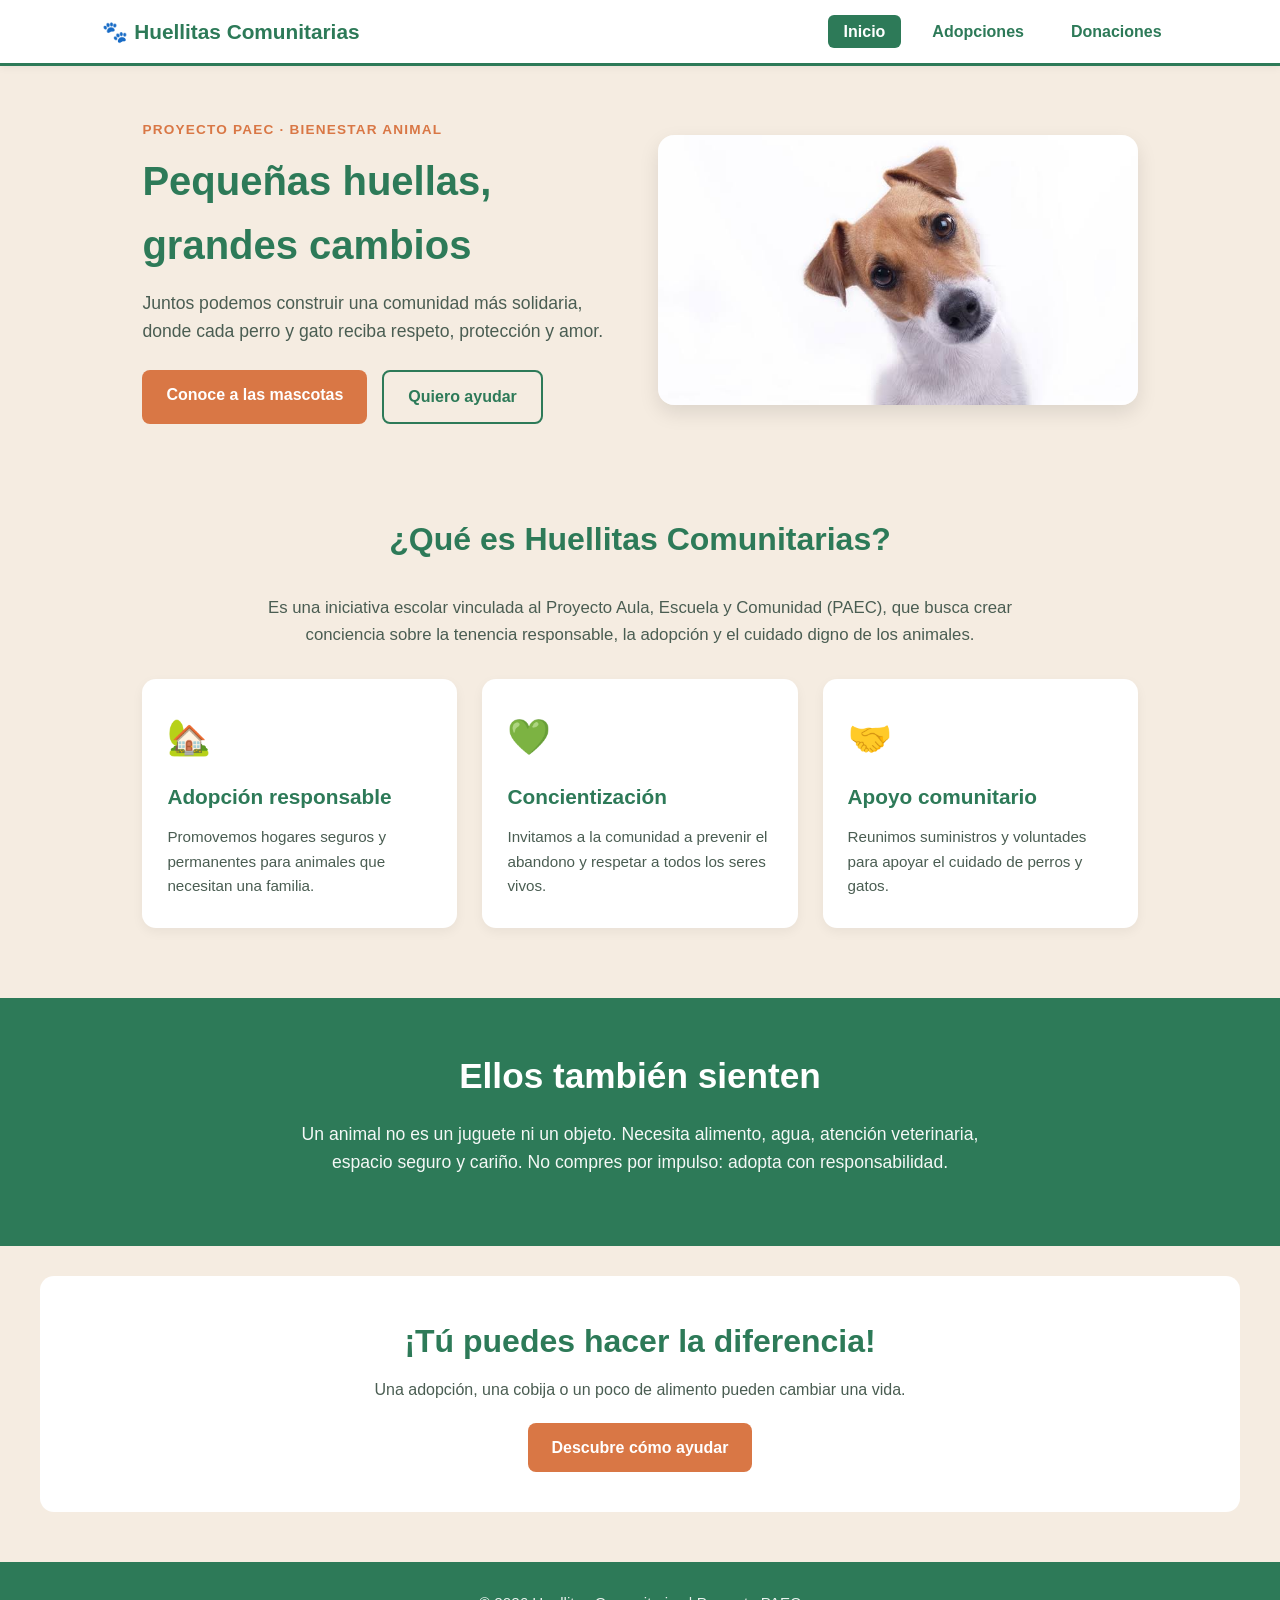
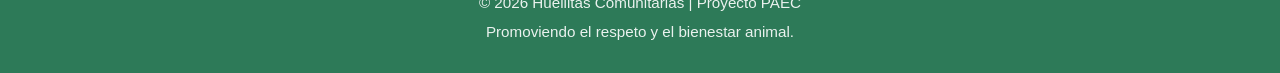
<file: index.html>
<!DOCTYPE html>
<html lang="es">
<head>
    <meta charset="UTF-8">
    <meta name="viewport" content="width=device-width, initial-scale=1.0">
    <meta name="description" content="Proyecto PAEC Huellitas Comunitarias para promover el bienestar animal.">
    <title>Huellitas Comunitarias | Inicio</title>
    <link rel="stylesheet" href="estilo.css">
</head>
<body>

    <!-- Encabezado y menú de navegación -->
    <header class="encabezado">
        <a class="logo" href="index.html">🐾 Huellitas Comunitarias</a>
        <nav aria-label="Navegación principal">
            <ul class="menu">
                <li><a class="activo" href="index.html">Inicio</a></li>
                <li><a href="adopciones.html">Adopciones</a></li>
                <li><a href="donaciones.html">Donaciones</a></li>
            </ul>
        </nav>
    </header>

    <!-- Contenido principal -->
    <main>
        <section class="hero">
            <div class="hero-contenido">
                <span class="etiqueta">PROYECTO PAEC · BIENESTAR ANIMAL</span>
                <h1>Pequeñas huellas, grandes cambios</h1>
                <p>
                    Juntos podemos construir una comunidad más solidaria,
                    donde cada perro y gato reciba respeto, protección y amor.
                </p>
                <div class="botones">
                    <a class="boton" href="adopciones.html">Conoce a las mascotas</a>
                    <a class="boton boton-secundario" href="donaciones.html">Quiero ayudar</a>
                </div>
            </div>
            <img src="img/perro 1.jpg" alt="Perrito rescatado que busca una familia" class="hero-imagen">
        </section>

        <!-- Presentación del proyecto -->
        <section class="seccion">
            <h2>¿Qué es Huellitas Comunitarias?</h2>
            <p class="texto-centro">
                Es una iniciativa escolar vinculada al Proyecto Aula,
                Escuela y Comunidad (PAEC), que busca crear conciencia
                sobre la tenencia responsable, la adopción y el cuidado
                digno de los animales.
            </p>

            <div class="tarjetas">
                <article class="tarjeta">
                    <span class="icono">🏡</span>
                    <h3>Adopción responsable</h3>
                    <p>Promovemos hogares seguros y permanentes para animales que necesitan una familia.</p>
                </article>

                <article class="tarjeta">
                    <span class="icono">💚</span>
                    <h3>Concientización</h3>
                    <p>Invitamos a la comunidad a prevenir el abandono y respetar a todos los seres vivos.</p>
                </article>

                <article class="tarjeta">
                    <span class="icono">🤝</span>
                    <h3>Apoyo comunitario</h3>
                    <p>Reunimos suministros y voluntades para apoyar el cuidado de perros y gatos.</p>
                </article>
            </div>
        </section>

        <!-- Mensaje de concientización -->
        <section class="mensaje">
            <h2>Ellos también sienten</h2>
            <p>
                Un animal no es un juguete ni un objeto. Necesita alimento,
                agua, atención veterinaria, espacio seguro y cariño.
                No compres por impulso: adopta con responsabilidad.
            </p>
        </section>

        <!-- Invitación a participar -->
        <section class="seccion llamada">
            <h2>¡Tú puedes hacer la diferencia!</h2>
            <p>Una adopción, una cobija o un poco de alimento pueden cambiar una vida.</p>
            <a class="boton" href="donaciones.html">Descubre cómo ayudar</a>
        </section>
    </main>

    <!-- Pie de página -->
    <footer class="pie">
        <p>© 2026 Huellitas Comunitarias | Proyecto PAEC</p>
        <p>Promoviendo el respeto y el bienestar animal.</p>
    </footer>

</body>
</html>
</file>
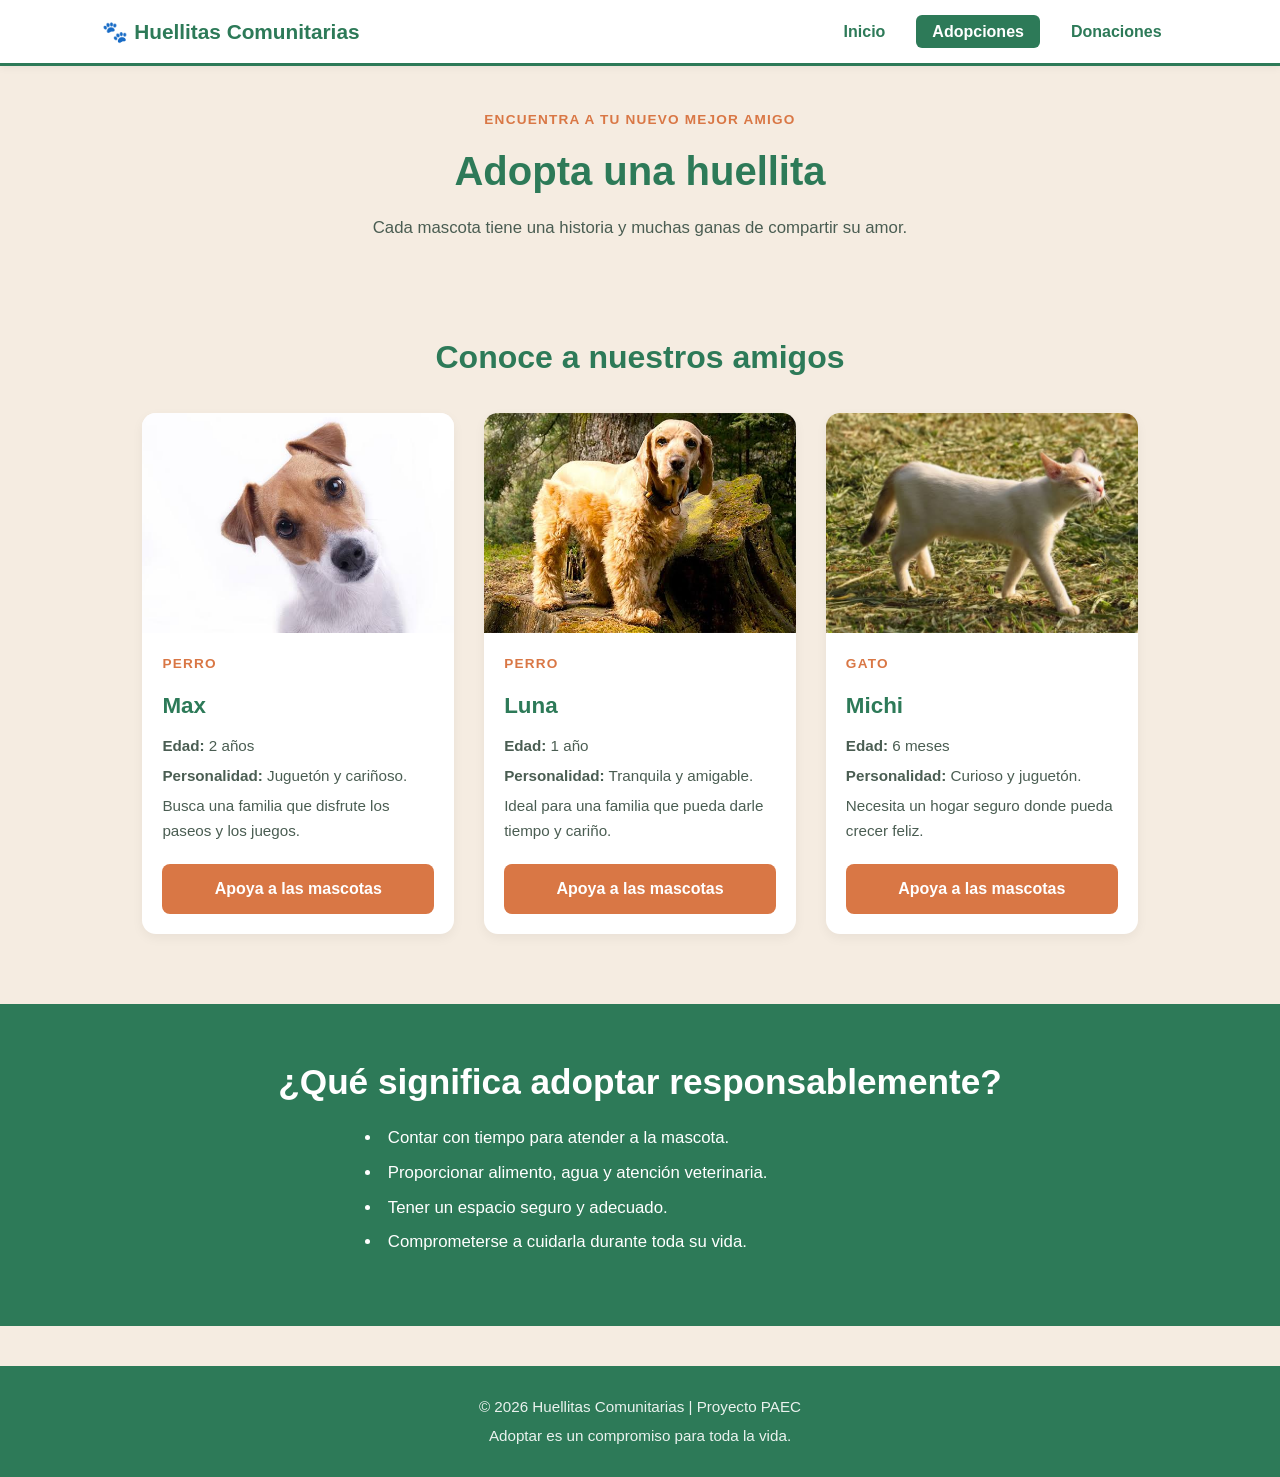
<file: adopciones.html>
<!DOCTYPE html>
<html lang="es">
<head>
    <meta charset="UTF-8">
    <meta name="viewport" content="width=device-width, initial-scale=1.0">
    <meta name="description" content="Conoce a los perros y gatos que buscan un hogar responsable.">
    <title>Huellitas Comunitarias | Adopciones</title>
    <link rel="stylesheet" href="estilo.css">
</head>
<body>

    <!-- Encabezado y navegación -->
    <header class="encabezado">
        <a class="logo" href="index.html">🐾 Huellitas Comunitarias</a>
        <nav aria-label="Navegación principal">
            <ul class="menu">
                <li><a href="index.html">Inicio</a></li>
                <li><a class="activo" href="adopciones.html">Adopciones</a></li>
                <li><a href="donaciones.html">Donaciones</a></li>
            </ul>
        </nav>
    </header>

    <main>
        <!-- Presentación de la galería -->
        <section class="encabezado-pagina">
            <span class="etiqueta">ENCUENTRA A TU NUEVO MEJOR AMIGO</span>
            <h1>Adopta una huellita</h1>
            <p class="texto-centro">Cada mascota tiene una historia y muchas ganas de compartir su amor.</p>
        </section>

        <!-- Galería de animales -->
        <section class="seccion">
            <h2>Conoce a nuestros amigos</h2>

            <div class="galeria">
                <article class="mascota">
                    <img src="img/perro 1.jpg" alt="Max, perrito de color café">
                    <div class="mascota-contenido">
                        <span class="etiqueta">PERRO</span>
                        <h3>Max</h3>
                        <p><strong>Edad:</strong> 2 años</p>
                        <p><strong>Personalidad:</strong> Juguetón y cariñoso.</p>
                        <p>Busca una familia que disfrute los paseos y los juegos.</p>
                        <a class="boton" href="donaciones.html">Apoya a las mascotas</a>
                    </div>
                </article>

                <article class="mascota">
                    <img src="img/perro2-.jpg" alt="Luna, perrita rescatada">
                    <div class="mascota-contenido">
                        <span class="etiqueta">PERRO</span>
                        <h3>Luna</h3>
                        <p><strong>Edad:</strong> 1 año</p>
                        <p><strong>Personalidad:</strong> Tranquila y amigable.</p>
                        <p>Ideal para una familia que pueda darle tiempo y cariño.</p>
                        <a class="boton" href="donaciones.html">Apoya a las mascotas</a>
                    </div>
                </article>

                <article class="mascota">
                    <img src="img/gato.jpg" alt="Michi, gatito de pelaje atigrado">
                    <div class="mascota-contenido">
                        <span class="etiqueta">GATO</span>
                        <h3>Michi</h3>
                        <p><strong>Edad:</strong> 6 meses</p>
                        <p><strong>Personalidad:</strong> Curioso y juguetón.</p>
                        <p>Necesita un hogar seguro donde pueda crecer feliz.</p>
                        <a class="boton" href="donaciones.html">Apoya a las mascotas</a>
                    </div>
                </article>
            </div>
        </section>

        <!-- Requisitos para adoptar -->
        <section class="mensaje">
            <h2>¿Qué significa adoptar responsablemente?</h2>
            <ul class="lista-requisitos">
                <li>Contar con tiempo para atender a la mascota.</li>
                <li>Proporcionar alimento, agua y atención veterinaria.</li>
                <li>Tener un espacio seguro y adecuado.</li>
                <li>Comprometerse a cuidarla durante toda su vida.</li>
            </ul>
        </section>
    </main>

    <!-- Pie de página -->
    <footer class="pie">
        <p>© 2026 Huellitas Comunitarias | Proyecto PAEC</p>
        <p>Adoptar es un compromiso para toda la vida.</p>
    </footer>

</body>
</html>
</file>
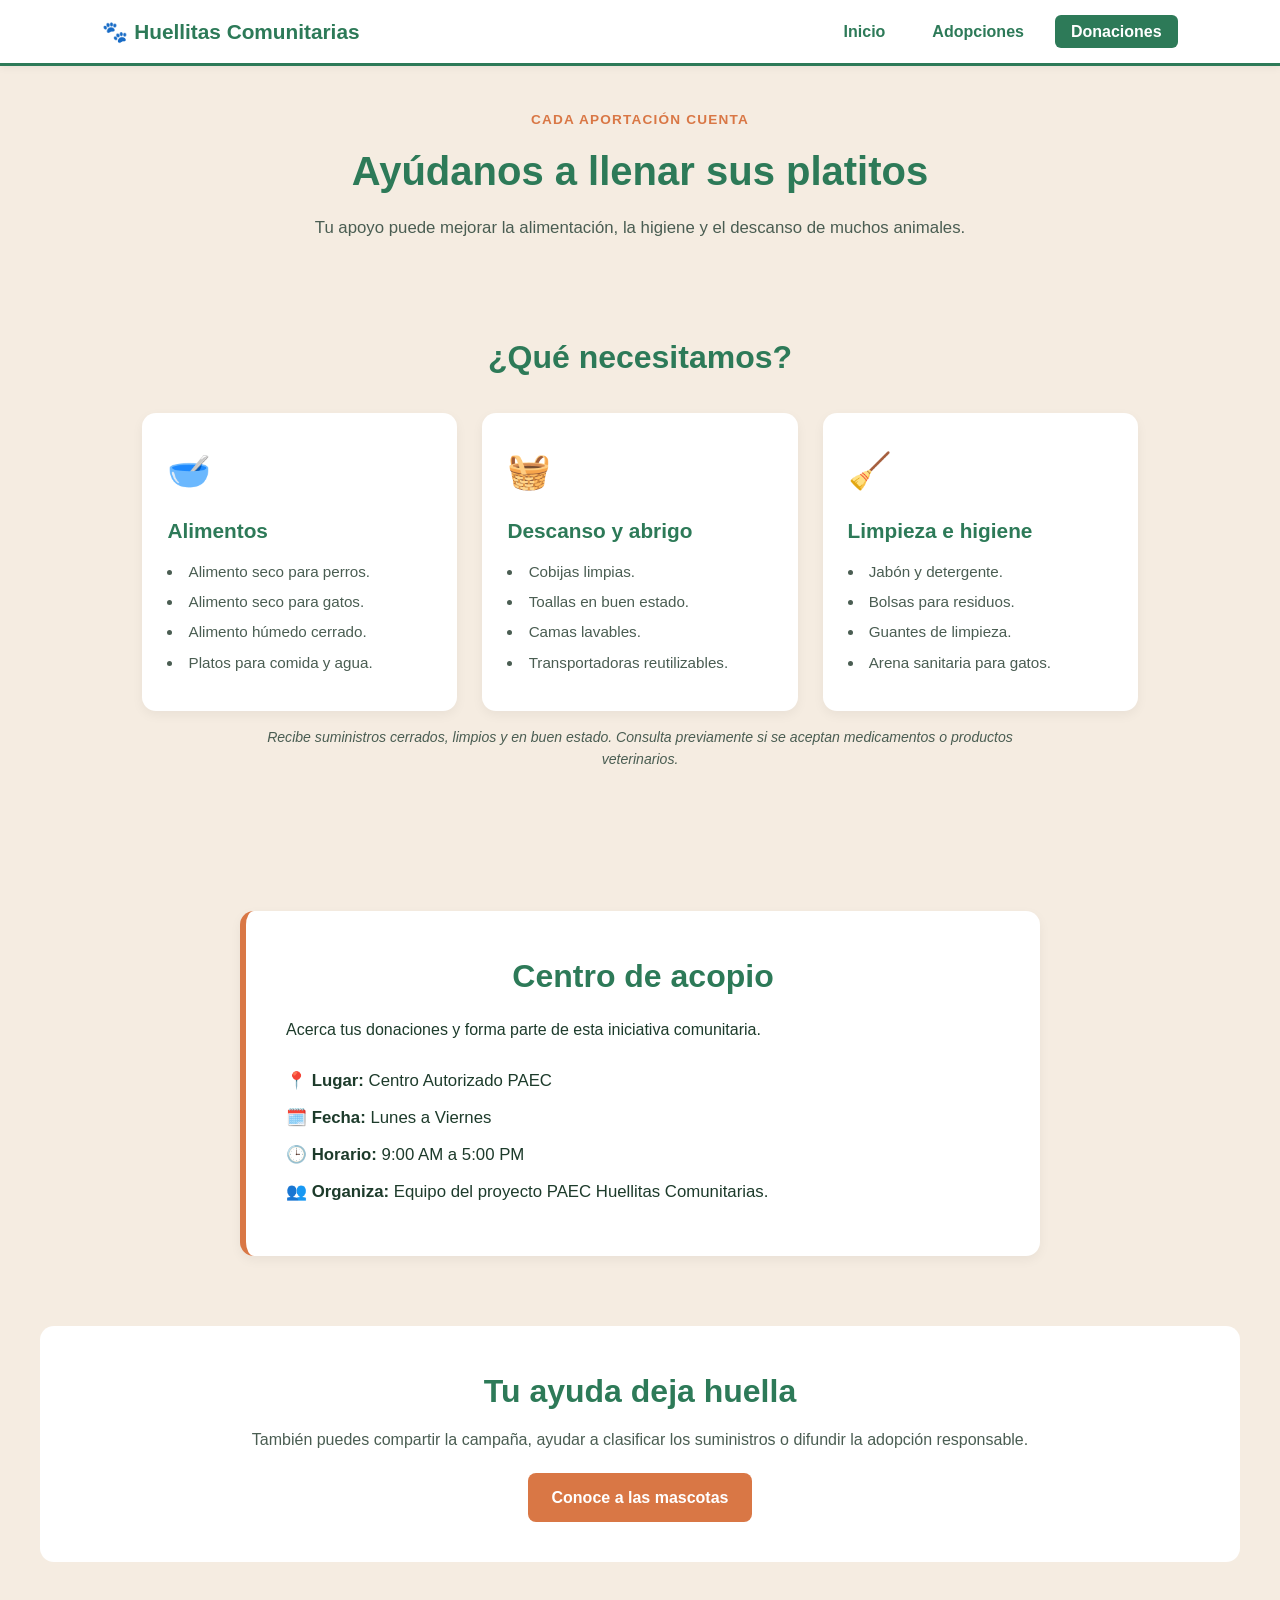
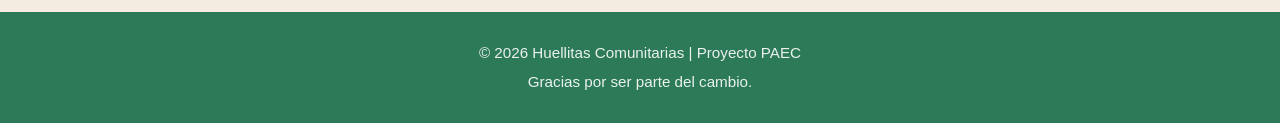
<file: donaciones.html>
<!DOCTYPE html>
<html lang="es">
<head>
    <meta charset="UTF-8">
    <meta name="viewport" content="width=device-width, initial-scale=1.0">
    <meta name="description" content="Conoce cómo donar alimento y suministros para apoyar el bienestar animal.">
    <title>Huellitas Comunitarias | Donaciones</title>
    <link rel="stylesheet" href="estilo.css">
</head>
<body>

    <!-- Encabezado y navegación -->
    <header class="encabezado">
        <a class="logo" href="index.html">🐾 Huellitas Comunitarias</a>
        <nav aria-label="Navegación principal">
            <ul class="menu">
                <li><a href="index.html">Inicio</a></li>
                <li><a href="adopciones.html">Adopciones</a></li>
                <li><a class="activo" href="donaciones.html">Donaciones</a></li>
            </ul>
        </nav>
    </header>

    <main>
        <!-- Introducción -->
        <section class="encabezado-pagina">
            <span class="etiqueta">CADA APORTACIÓN CUENTA</span>
            <h1>Ayúdanos a llenar sus platitos</h1>
            <p class="texto-centro">Tu apoyo puede mejorar la alimentación, la higiene y el descanso de muchos animales.</p>
        </section>

        <!-- Lista de suministros -->
        <section class="seccion">
            <h2>¿Qué necesitamos?</h2>

            <div class="tarjetas">
                <article class="tarjeta">
                    <span class="icono">🥣</span>
                    <h3>Alimentos</h3>
                    <ul>
                        <li>Alimento seco para perros.</li>
                        <li>Alimento seco para gatos.</li>
                        <li>Alimento húmedo cerrado.</li>
                        <li>Platos para comida y agua.</li>
                    </ul>
                </article>

                <article class="tarjeta">
                    <span class="icono">🧺</span>
                    <h3>Descanso y abrigo</h3>
                    <ul>
                        <li>Cobijas limpias.</li>
                        <li>Toallas en buen estado.</li>
                        <li>Camas lavables.</li>
                        <li>Transportadoras reutilizables.</li>
                    </ul>
                </article>

                <article class="tarjeta">
                    <span class="icono">🧹</span>
                    <h3>Limpieza e higiene</h3>
                    <ul>
                        <li>Jabón y detergente.</li>
                        <li>Bolsas para residuos.</li>
                        <li>Guantes de limpieza.</li>
                        <li>Arena sanitaria para gatos.</li>
                    </ul>
                </article>
            </div>

            <p class="nota texto-centro">
                Recibe suministros cerrados, limpios y en buen estado.
                Consulta previamente si se aceptan medicamentos o productos veterinarios.
            </p>
        </section>

        <!-- Información del centro de acopio -->
        <section class="seccion">
            <div class="centro-acopio">
                <h2>Centro de acopio</h2>
                <p>Acerca tus donaciones y forma parte de esta iniciativa comunitaria.</p>
                <br>
                <div class="datos-acopio">
                    <p><strong>📍 Lugar:</strong> Centro Autorizado PAEC</p>
                    <p><strong>🗓️ Fecha:</strong> Lunes a Viernes</p>
                    <p><strong>🕒 Horario:</strong> 9:00 AM a 5:00 PM</p>
                    <p><strong>👥 Organiza:</strong> Equipo del proyecto PAEC Huellitas Comunitarias.</p>
                </div>
            </div>
        </section>

        <!-- Otras formas de colaborar -->
        <section class="seccion llamada">
            <h2>Tu ayuda deja huella</h2>
            <p>También puedes compartir la campaña, ayudar a clasificar los suministros o difundir la adopción responsable.</p>
            <a class="boton" href="adopciones.html">Conoce a las mascotas</a>
        </section>
    </main>

    <!-- Pie de página -->
    <footer class="pie">
        <p>© 2026 Huellitas Comunitarias | Proyecto PAEC</p>
        <p>Gracias por ser parte del cambio.</p>
    </footer>

</body>
</html>
</file>
<file: estilo.css>
/* ==========================================
   VARIABLES Y ESTILOS BASE
   ========================================== */
:root {
    --verde-principal: #2d7a58;
    --verde-hover: #225c42;
    --crema-fondo: #f5ece1;
    --blanco: #ffffff;
    --naranja-acento: #d97745;
    --naranja-hover: #c26333;
    --texto-oscuro: #1d3b2b;
    --texto-suave: #4a5d52;
}

* {
    margin: 0;
    padding: 0;
    box-sizing: border-box;
    font-family: 'Segoe UI', Tahoma, Geneva, Verdana, sans-serif;
}

body {
    background-color: var(--crema-fondo);
    color: var(--texto-oscuro);
    line-height: 1.6;
}

/* ==========================================
   ENCABEZADO Y NAVEGACIÓN (HEADER/NAV)
   ========================================== */
.encabezado {
    display: flex;
    justify-content: space-between;
    align-items: center;
    background-color: var(--blanco);
    padding: 15px 8%;
    border-bottom: 3px solid var(--verde-principal);
    box-shadow: 0 2px 8px rgba(0,0,0,0.05);
}

.logo {
    text-decoration: none;
    color: var(--verde-principal);
    font-size: 1.3rem;
    font-weight: 700;
    display: flex;
    align-items: center;
    gap: 8px;
}

.menu {
    display: flex;
    list-style: none;
    gap: 15px;
    align-items: center;
}

.menu a {
    text-decoration: none;
    color: var(--verde-principal);
    font-weight: 600;
    font-size: 1rem;
    padding: 8px 16px;
    border-radius: 6px;
    transition: all 0.2s ease;
}

.menu a:hover {
    color: var(--naranja-acento);
}

.menu a.activo {
    background-color: var(--verde-principal);
    color: var(--blanco);
}

/* ==========================================
   SECCIONES GENERALES Y ENCABEZADOS DE PÁGINA
   ========================================== */
main {
    min-height: 80vh;
}

.encabezado-pagina {
    text-align: center;
    padding: 40px 20px 20px;
}

.etiqueta {
    color: var(--naranja-acento);
    font-weight: 700;
    font-size: 0.85rem;
    letter-spacing: 1.2px;
    margin-bottom: 8px;
    text-transform: uppercase;
    display: inline-block;
}

h1 {
    color: var(--verde-principal);
    font-size: 2.5rem;
    margin-bottom: 12px;
    font-weight: 800;
}

.seccion {
    padding: 40px 8%;
    max-width: 1200px;
    margin: 0 auto;
}

.seccion h2 {
    color: var(--verde-principal);
    font-size: 2rem;
    text-align: center;
    margin-bottom: 30px;
}

.texto-centro {
    text-align: center;
    max-width: 750px;
    margin: 0 auto 30px;
    color: var(--texto-suave);
    font-size: 1.05rem;
}

/* ==========================================
   BOTONES
   ========================================== */
.boton {
    display: inline-block;
    background-color: var(--naranja-acento);
    color: var(--blanco);
    text-decoration: none;
    padding: 12px 24px;
    border-radius: 8px;
    font-weight: 600;
    font-size: 1rem;
    transition: background-color 0.2s ease, transform 0.2s ease;
    border: none;
    cursor: pointer;
    text-align: center;
}

.boton:hover {
    background-color: var(--naranja-hover);
    transform: translateY(-2px);
}

.boton-secundario {
    background-color: transparent;
    color: var(--verde-principal);
    border: 2px solid var(--verde-principal);
}

.boton-secundario:hover {
    background-color: var(--verde-principal);
    color: var(--blanco);
}

/* ==========================================
   INICIO (INDEX) - HERO SECTION
   ========================================== */
.hero {
    display: flex;
    align-items: center;
    justify-content: space-between;
    padding: 50px 8%;
    gap: 40px;
    max-width: 1200px;
    margin: 0 auto;
}

.hero-contenido {
    flex: 1;
}

.hero-contenido p {
    color: var(--texto-suave);
    font-size: 1.1rem;
    margin-bottom: 25px;
}

.hero-imagen {
    flex: 1;
    max-width: 480px;
    width: 100%;
    border-radius: 16px;
    box-shadow: 0 8px 20px rgba(0, 0, 0, 0.1);
    object-fit: cover;
}

.botones {
    display: flex;
    gap: 15px;
    flex-wrap: wrap;
}

/* ==========================================
   TARJETAS GENERALES (INICIO Y DONACIONES)
   ========================================== */
.tarjetas {
    display: grid;
    grid-template-columns: repeat(auto-fit, minmax(280px, 1fr));
    gap: 25px;
}

.tarjeta {
    background-color: var(--blanco);
    padding: 30px 25px;
    border-radius: 14px;
    box-shadow: 0 4px 12px rgba(0, 0, 0, 0.05);
    transition: transform 0.2s ease;
}

.tarjeta:hover {
    transform: translateY(-4px);
}

.icono {
    font-size: 2.2rem;
    display: block;
    margin-bottom: 15px;
}

.tarjeta h3 {
    color: var(--verde-principal);
    margin-bottom: 12px;
    font-size: 1.3rem;
}

.tarjeta p, .tarjeta ul {
    color: var(--texto-suave);
    font-size: 0.95rem;
}

.tarjeta ul {
    list-style-position: inside;
    margin-top: 8px;
}

.tarjeta ul li {
    margin-bottom: 6px;
}

/* ==========================================
   GALERÍA DE MASCOTAS (ADOPCIONES)
   ========================================== */
.galeria {
    display: grid;
    grid-template-columns: repeat(auto-fit, minmax(280px, 1fr));
    gap: 30px;
}

.mascota {
    background-color: var(--blanco);
    border-radius: 14px;
    overflow: hidden;
    box-shadow: 0 4px 12px rgba(0, 0, 0, 0.05);
    display: flex;
    flex-direction: column;
}

.mascota img {
    width: 100%;
    height: 220px;
    object-fit: cover;
}

.mascota-contenido {
    padding: 20px;
    display: flex;
    flex-direction: column;
    flex-grow: 1;
}

.mascota-contenido h3 {
    color: var(--verde-principal);
    font-size: 1.4rem;
    margin: 5px 0 10px;
}

.mascota-contenido p {
    color: var(--texto-suave);
    font-size: 0.95rem;
    margin-bottom: 6px;
}

.mascota-contenido .boton {
    margin-top: 15px;
    align-self: start;
    width: 100%;
}

/* ==========================================
   SECCIÓN MENSAJE Y CENTRO DE ACOPIO
   ========================================== */
.mensaje {
    background-color: var(--verde-principal);
    color: var(--blanco);
    text-align: center;
    padding: 50px 8%;
    margin: 30px 0;
}

.mensaje h2 {
    font-size: 2.2rem;
    margin-bottom: 15px;
}

.mensaje p {
    max-width: 700px;
    margin: 0 auto 20px;
    font-size: 1.1rem;
    opacity: 0.95;
}

.lista-requisitos {
    text-align: left;
    max-width: 550px;
    margin: 0 auto 20px;
    list-style-position: inside;
    font-size: 1.05rem;
}

.lista-requisitos li {
    margin-bottom: 8px;
}

.centro-acopio {
    background-color: var(--blanco);
    padding: 40px;
    border-radius: 14px;
    max-width: 800px;
    margin: 30px auto;
    box-shadow: 0 4px 12px rgba(0, 0, 0, 0.05);
    border-left: 6px solid var(--naranja-acento);
}

.centro-acopio h2 {
    color: var(--verde-principal);
    margin-bottom: 15px;
}

.datos-acopio p {
    margin-bottom: 10px;
    font-size: 1.05rem;
}

.nota {
    font-size: 0.88rem;
    color: var(--texto-suave);
    font-style: italic;
    margin-top: 15px;
}

.llamada {
    text-align: center;
    background-color: var(--blanco);
    border-radius: 14px;
    margin-bottom: 50px;
}

.llamada h2 {
    margin-bottom: 10px;
}

.llamada p {
    margin-bottom: 20px;
    color: var(--texto-suave);
}

/* ==========================================
   PIE DE PÁGINA (FOOTER)
   ========================================== */
.pie {
    background-color: var(--verde-principal);
    color: var(--blanco);
    text-align: center;
    padding: 25px 20px;
    margin-top: 40px;
}

.pie p {
    margin: 4px 0;
    font-size: 0.95rem;
    opacity: 0.9;
}

/* Responsivo para dispositivos móviles */
@media (max-width: 768px) {
    .encabezado {
        flex-direction: column;
        gap: 15px;
    }
    
    .hero {
        flex-direction: column;
        text-align: center;
        padding: 30px 5%;
    }

    .botones {
        justify-content: center;
    }
}
</file>
